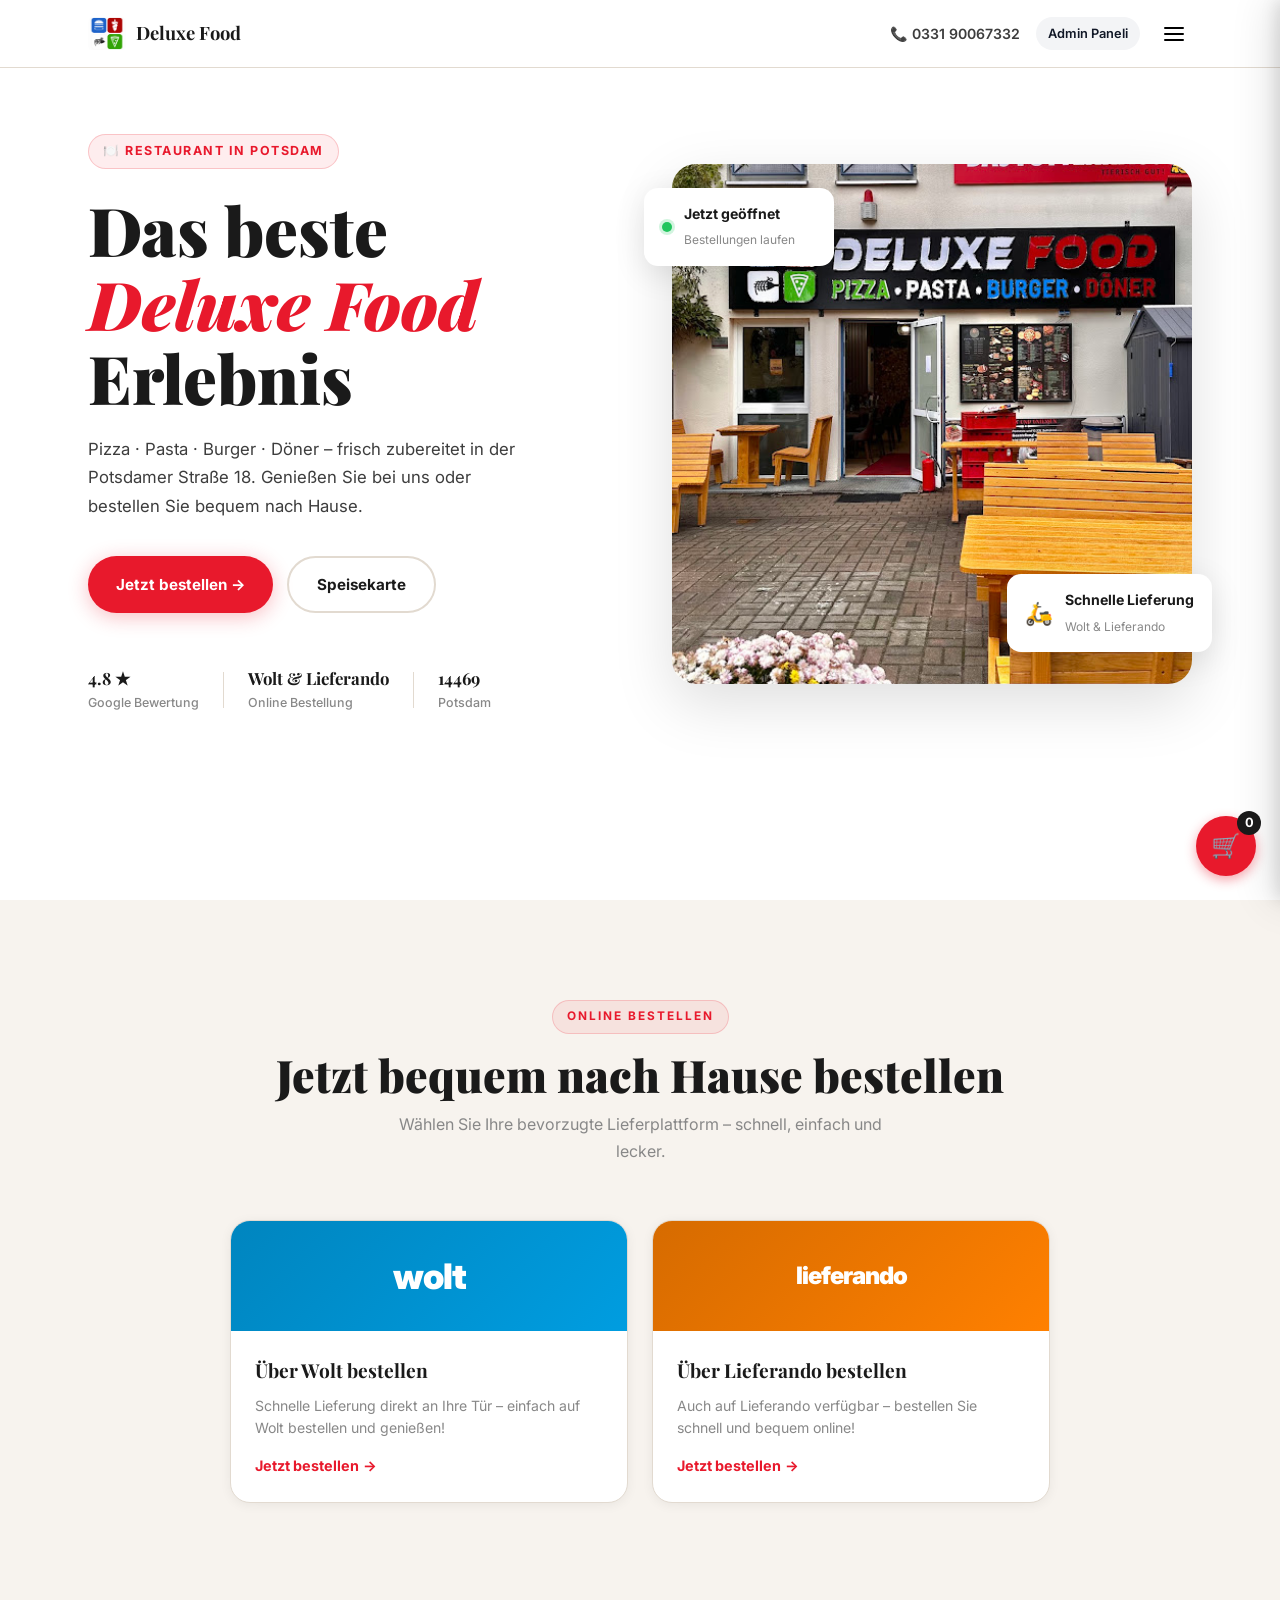
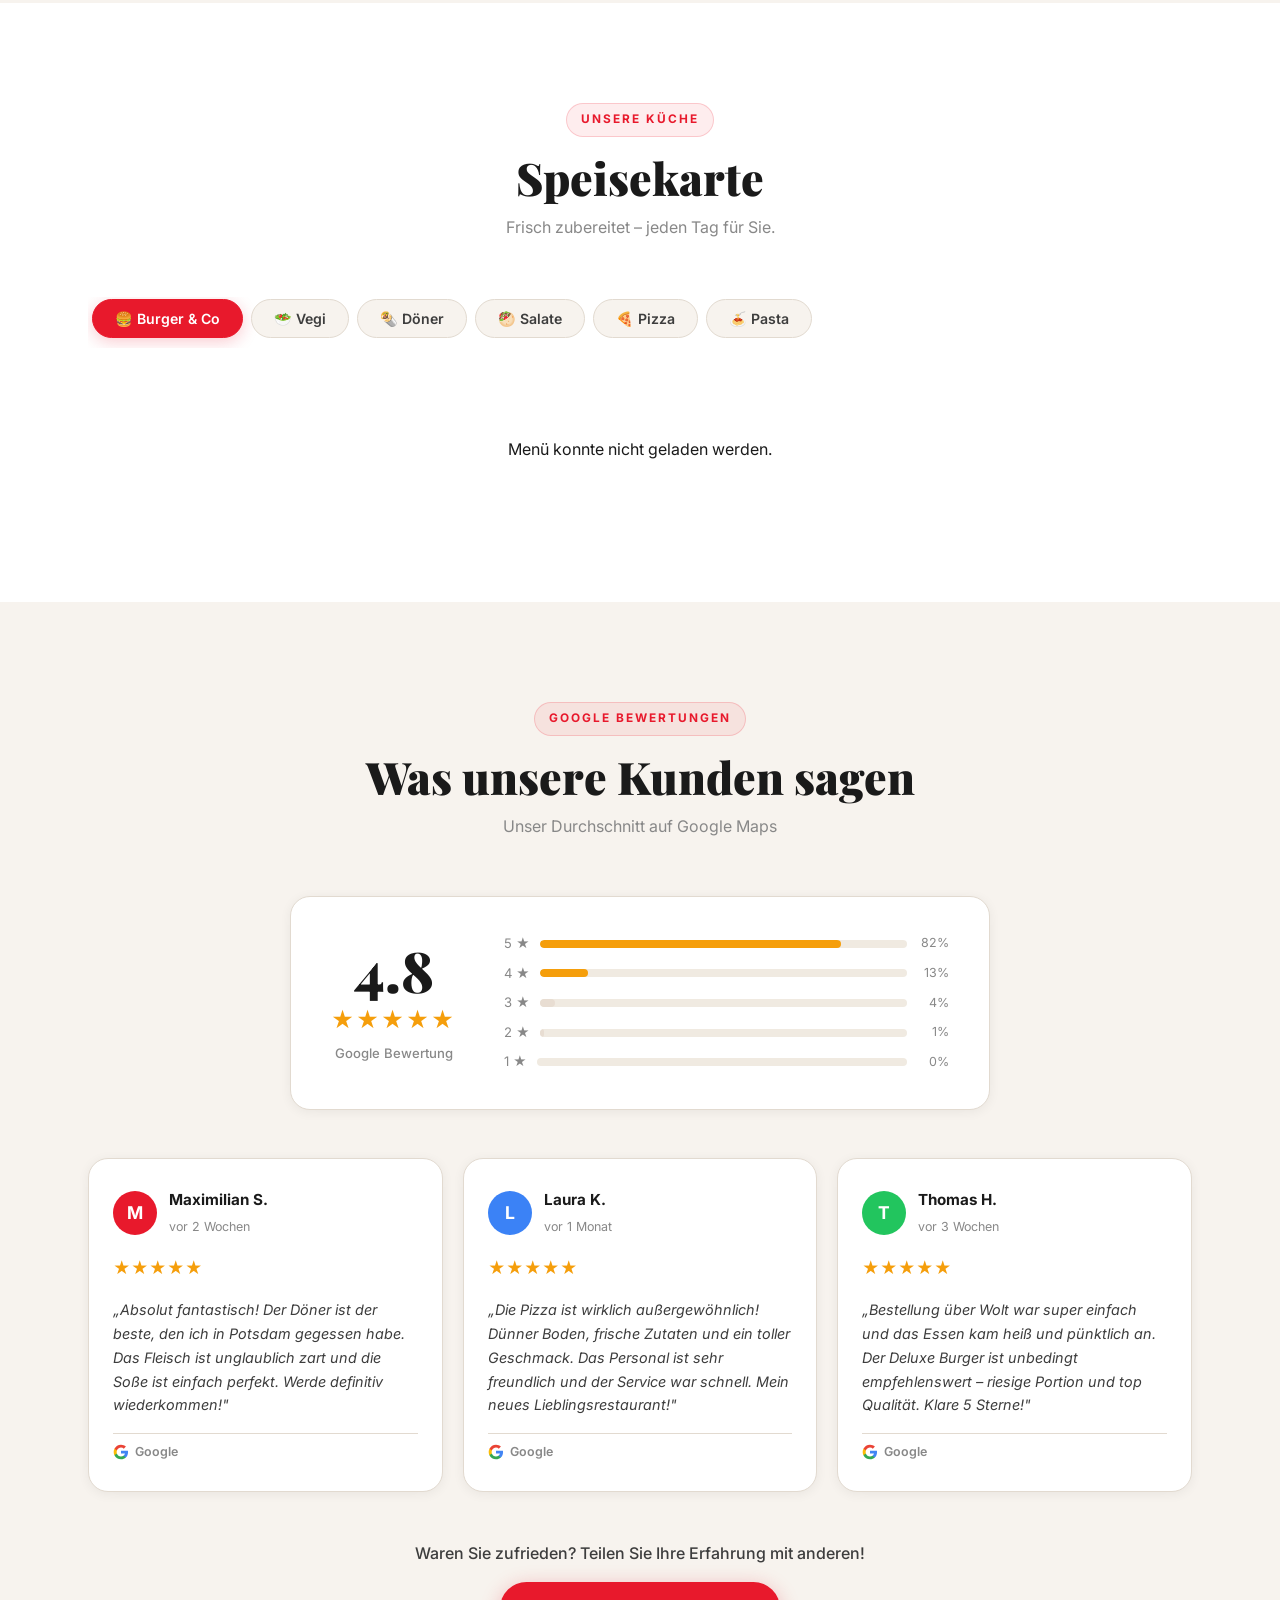
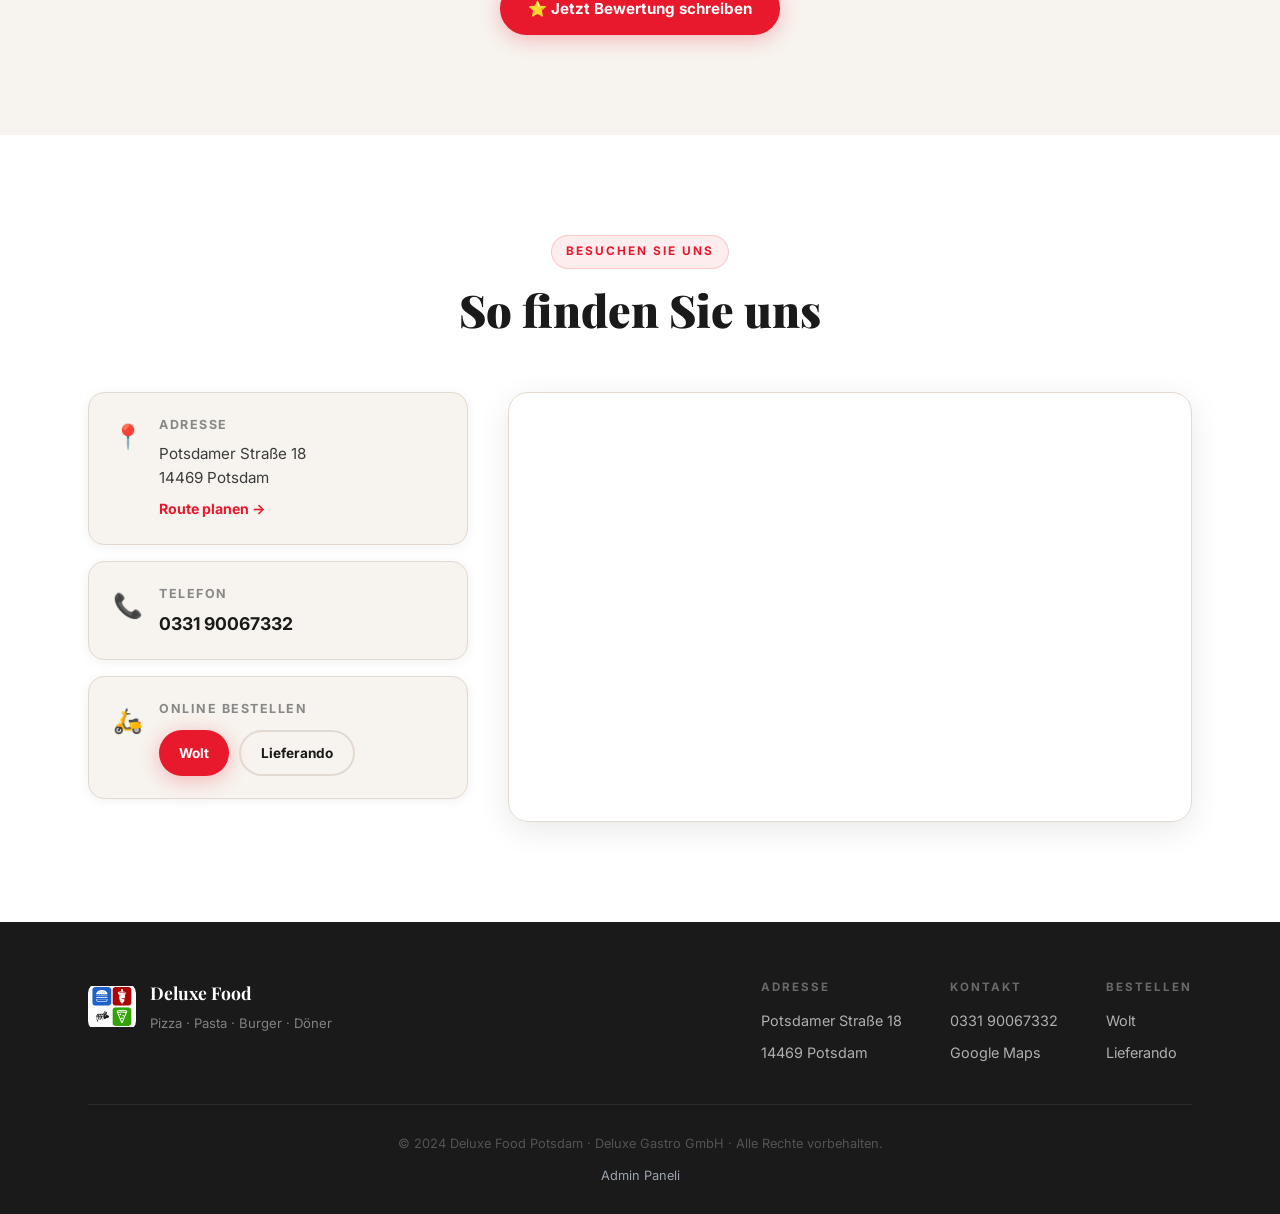
<file: index.html>
<!DOCTYPE html>
<html lang="de">
<head>
  <meta charset="UTF-8" />
  <meta name="viewport" content="width=device-width, initial-scale=1.0" />
  <title>Deluxe Food Potsdam – Pizza · Pasta · Burger · Döner</title>
  <meta name="description" content="Deluxe Food Potsdam – Ihr Restaurant für Pizza, Pasta, Burger und Döner in der Potsdamer Straße 18. Jetzt online bestellen über Wolt oder Lieferando!" />
  <link rel="preconnect" href="https://fonts.googleapis.com" />
  <link rel="preconnect" href="https://fonts.gstatic.com" crossorigin />
  <link href="https://fonts.googleapis.com/css2?family=Playfair+Display:ital,wght@0,700;0,900;1,700&family=Inter:wght@300;400;500;600;700&display=swap" rel="stylesheet" />
  <link rel="stylesheet" href="style.css" />
</head>
<body>

  <!-- ═══ NAVBAR ═══ -->
  <nav class="navbar" id="navbar">
    <div class="nav-inner">
      <a href="#hero" class="nav-brand">
        <img src="logo.png" alt="Deluxe Food" class="nav-logo-img" />
        <span>Deluxe Food</span>
      </a>
      <div class="nav-right" style="display: flex; align-items: center; gap: 16px;">
        <a href="tel:033190067332" class="nav-phone">📞 0331 90067332</a>
        <a href="/admin.html" style="font-size: 0.8rem; color: #111827; font-weight: 600; text-decoration: none; padding: 6px 12px; background: #F3F4F6; border-radius: 99px;">Admin Paneli</a>
        <button class="hamburger" id="hamburger" aria-label="Menü öffnen">
          <svg viewBox="0 0 24 24" width="24" height="24"><path d="M3 6h18M3 12h18M3 18h18" stroke="currentColor" stroke-width="2" stroke-linecap="round"/></svg>
        </button>
      </div>
    </div>
  </nav>

  <!-- ═══ SIDE DRAWER ═══ -->
  <div class="drawer-overlay" id="drawerOverlay"></div>
  <aside class="drawer" id="drawer">
    <button class="drawer-close" id="drawerClose" aria-label="Schließen">✕</button>
    <div class="drawer-logo">
      <img src="logo.png" alt="Deluxe Food" />
      <span>Deluxe Food</span>
    </div>
    <nav class="drawer-nav">
      <a href="#bestellung" class="drawer-link" data-close>🛵 Online Bestellen</a>
      <a href="#menu"       class="drawer-link" data-close>🍽️ Speisekarte</a>
      <a href="#reviews"    class="drawer-link" data-close>⭐ Bewertungen</a>
      <a href="#contact"    class="drawer-link" data-close>📍 Kontakt</a>
      <a href="tel:033190067332" class="drawer-link">📞 0331 90067332</a>
    </nav>
    <div class="drawer-order">
      <p>Jetzt bestellen:</p>
      <a href="https://wolt.com/de/deu/potsdam/restaurant/deluxe-food-potsdam?pid=google&c=DEU_Web_FTU_Search_DSA_DE" target="_blank" class="drawer-order-btn wolt-btn">
        <svg viewBox="0 0 60 20" class="wolt-icon"><text y="16" font-family="Arial,sans-serif" font-weight="900" font-size="18" fill="white">wolt</text></svg>
        Wolt
      </a>
      <a href="https://www.lieferando.de/speisekarte/deluxe-food-potsdamer-strasse" target="_blank" class="drawer-order-btn liefer-btn">
        Lieferando
      </a>
    </div>
  </aside>

  <!-- ═══ HERO ═══ -->
  <section class="hero" id="hero">
    <div class="hero-container">

      <!-- LEFT COPY -->
      <div class="hero-copy">
        <span class="hero-tag">🍽️ Restaurant in Potsdam</span>
        <h1 class="hero-heading">
          Das beste<br/>
          <em class="hero-accent">Deluxe Food</em><br/>
          Erlebnis
        </h1>
        <p class="hero-desc">
          Pizza · Pasta · Burger · Döner – frisch zubereitet in der
          Potsdamer Straße 18. Genießen Sie bei uns oder bestellen Sie
          bequem nach Hause.
        </p>
        <div class="hero-actions">
          <a href="#bestellung" class="btn btn-red">Jetzt bestellen →</a>
          <a href="#menu" class="btn btn-ghost">Speisekarte</a>
        </div>
        <div class="hero-stats">
          <div class="stat">
            <strong>4.8 ★</strong>
            <span>Google Bewertung</span>
          </div>
          <div class="stat-divider"></div>
          <div class="stat">
            <strong>Wolt &amp; Lieferando</strong>
            <span>Online Bestellung</span>
          </div>
          <div class="stat-divider"></div>
          <div class="stat">
            <strong>14469</strong>
            <span>Potsdam</span>
          </div>
        </div>
      </div>

      <!-- RIGHT IMAGE -->
      <div class="hero-visual">
        <div class="hero-img-wrap">
          <img src="deluxeback.jpg" alt="Deluxe Food Restaurant Potsdam" class="hero-img" />
          <div class="float-card float-card--top">
            <div class="float-dot float-dot--green"></div>
            <div>
              <strong>Jetzt geöffnet</strong>
              <span>Bestellungen laufen</span>
            </div>
          </div>
          <div class="float-card float-card--bottom">
            <div class="float-emoji">🛵</div>
            <div>
              <strong>Schnelle Lieferung</strong>
              <span>Wolt &amp; Lieferando</span>
            </div>
          </div>
        </div>
      </div>

    </div>
    <div class="hero-wave">
      <svg viewBox="0 0 1440 60" preserveAspectRatio="none" xmlns="http://www.w3.org/2000/svg">
        <path d="M0,30 C360,60 1080,0 1440,30 L1440,60 L0,60 Z" fill="#fff"/>
      </svg>
    </div>
  </section>

  <!-- ═══ ORDER SECTION ═══ -->
  <section class="order-section" id="bestellung">
    <div class="container">
      <div class="section-header">
        <span class="section-badge">Online Bestellen</span>
        <h2 class="section-title">Jetzt bequem nach Hause bestellen</h2>
        <p class="section-sub">Wählen Sie Ihre bevorzugte Lieferplattform – schnell, einfach und lecker.</p>
      </div>
      <div class="order-grid">
        <a href="https://wolt.com/de/deu/potsdam/restaurant/deluxe-food-potsdam?pid=google&c=DEU_Web_FTU_Search_DSA_DE&af_adset=DSA_-_All&af_keywords=&keyword_match_type=&matchtype=&device=c&utm_source=google&utm_medium=cpc&utm_campaign=DEU_Web_FTU_Search_DSA_DE&utm_adgroup=DSA_-_All&utm_keyword=&utm_term=&utm_id=19832555909&adgroup_id=160776387309&keyword_id=dsa-2294974733227&ad_id=735101061568&gad_source=1&gad_campaignid=19832555909&gbraid=0AAAAADDYnyqr3CzQbN4L-j_5JaB8Z1y_n&gclid=Cj0KCQjw79nUBhCgARIsADSHka0ml7wj6IQcCdwaz7AXybJeTzoohqTETl-OqpXwO7rVdfgyc0Pt1dsaAmu4EALw_wcB"
           target="_blank" class="order-card" id="wolt-link">
          <div class="order-platform wolt-bg">
            <span class="platform-wordmark">wolt</span>
          </div>
          <div class="order-card-body">
            <h3>Über Wolt bestellen</h3>
            <p>Schnelle Lieferung direkt an Ihre Tür – einfach auf Wolt bestellen und genießen!</p>
            <span class="order-cta">Jetzt bestellen <span>→</span></span>
          </div>
        </a>
        <a href="https://www.lieferando.de/speisekarte/deluxe-food-potsdamer-strasse"
           target="_blank" class="order-card" id="lieferando-link">
          <div class="order-platform liefer-bg">
            <span class="platform-wordmark liefer-text">lieferando</span>
          </div>
          <div class="order-card-body">
            <h3>Über Lieferando bestellen</h3>
            <p>Auch auf Lieferando verfügbar – bestellen Sie schnell und bequem online!</p>
            <span class="order-cta">Jetzt bestellen <span>→</span></span>
          </div>
        </a>
      </div>
    </div>
  </section>

  <!-- ═══ MENU ═══ -->
  <section class="menu-section" id="menu">
    <div class="container">
      <div class="section-header">
        <span class="section-badge">Unsere Küche</span>
        <h2 class="section-title">Speisekarte</h2>
        <p class="section-sub">Frisch zubereitet – jeden Tag für Sie.</p>
      </div>

      <!-- Tabs -->
      <div class="tabs-wrap">
        <div class="tabs" id="menuTabs">
          <button class="tab active" data-cat="burger">🍔 Burger &amp; Co</button>
          <button class="tab" data-cat="vegi">🥗 Vegi</button>
          <button class="tab" data-cat="doener">🌯 Döner</button>
          <button class="tab" data-cat="salate">🥙 Salate</button>
          <button class="tab" data-cat="pizza">🍕 Pizza</button>
          <button class="tab" data-cat="pasta">🍝 Pasta</button>
        </div>
      </div>

      <!-- DYNAMIC MENU CONTAINER -->
      <div id="dynamicMenuContainer">
         <p style="text-align:center; padding:40px;">Menü yükleniyor...</p>
      </div>

    </div>
  </section>

  <!-- ═══ REVIEWS ═══ -->
  <section class="reviews-section" id="reviews">
    <div class="container">
      <div class="section-header">
        <span class="section-badge">Google Bewertungen</span>
        <h2 class="section-title">Was unsere Kunden sagen</h2>
        <p class="section-sub">Unser Durchschnitt auf Google Maps</p>
      </div>

      <!-- Rating Summary -->
      <div class="rating-summary">
        <div class="rating-big">
          <span class="rating-number">4.8</span>
          <div class="rating-stars-big">★★★★★</div>
          <span class="rating-label">Google Bewertung</span>
        </div>
        <div class="rating-bars">
          <div class="rbar"><span>5 ★</span><div class="rbar-track"><div class="rbar-fill" style="width:82%"></div></div><span class="rbar-n">82%</span></div>
          <div class="rbar"><span>4 ★</span><div class="rbar-track"><div class="rbar-fill" style="width:13%"></div></div><span class="rbar-n">13%</span></div>
          <div class="rbar"><span>3 ★</span><div class="rbar-track"><div class="rbar-fill rbar-fill--low" style="width:4%"></div></div><span class="rbar-n">4%</span></div>
          <div class="rbar"><span>2 ★</span><div class="rbar-track"><div class="rbar-fill rbar-fill--low" style="width:1%"></div></div><span class="rbar-n">1%</span></div>
          <div class="rbar"><span>1 ★</span><div class="rbar-track"><div class="rbar-fill rbar-fill--low" style="width:0%"></div></div><span class="rbar-n">0%</span></div>
        </div>
      </div>

      <!-- Reviews Grid -->
      <div class="reviews-grid">

        <div class="review-card">
            <div class="review-header">
              <div class="review-avatar">M</div>
              <div>
                <strong>Maximilian S.</strong>
                <span class="review-date">vor 2 Wochen</span>
              </div>
            </div>
            <div class="review-stars">★★★★★</div>
            <p class="review-text">„Absolut fantastisch! Der Döner ist der beste, den ich in Potsdam gegessen habe. Das Fleisch ist unglaublich zart und die Soße ist einfach perfekt. Werde definitiv wiederkommen!"</p>
            <div class="review-source">
              <svg width="16" height="16" viewBox="0 0 24 24" fill="none"><path d="M22.56 12.25c0-.78-.07-1.53-.2-2.25H12v4.26h5.92c-.26 1.37-1.04 2.53-2.21 3.31v2.77h3.57c2.08-1.92 3.28-4.74 3.28-8.09z" fill="#4285F4"/><path d="M12 23c2.97 0 5.46-.98 7.28-2.66l-3.57-2.77c-.98.66-2.23 1.06-3.71 1.06-2.86 0-5.29-1.93-6.16-4.53H2.18v2.84C3.99 20.53 7.7 23 12 23z" fill="#34A853"/><path d="M5.84 14.09c-.22-.66-.35-1.36-.35-2.09s.13-1.43.35-2.09V7.07H2.18C1.43 8.55 1 10.22 1 12s.43 3.45 1.18 4.93l2.85-2.22.81-.62z" fill="#FBBC05"/><path d="M12 5.38c1.62 0 3.06.56 4.21 1.64l3.15-3.15C17.45 2.09 14.97 1 12 1 7.7 1 3.99 3.47 2.18 7.07l3.66 2.84c.87-2.6 3.3-4.53 6.16-4.53z" fill="#EA4335"/></svg>
              Google
            </div>
          </div>

          <div class="review-card">
            <div class="review-header">
              <div class="review-avatar rv-b">L</div>
              <div>
                <strong>Laura K.</strong>
                <span class="review-date">vor 1 Monat</span>
              </div>
            </div>
            <div class="review-stars">★★★★★</div>
            <p class="review-text">„Die Pizza ist wirklich außergewöhnlich! Dünner Boden, frische Zutaten und ein toller Geschmack. Das Personal ist sehr freundlich und der Service war schnell. Mein neues Lieblingsrestaurant!"</p>
            <div class="review-source">
              <svg width="16" height="16" viewBox="0 0 24 24" fill="none"><path d="M22.56 12.25c0-.78-.07-1.53-.2-2.25H12v4.26h5.92c-.26 1.37-1.04 2.53-2.21 3.31v2.77h3.57c2.08-1.92 3.28-4.74 3.28-8.09z" fill="#4285F4"/><path d="M12 23c2.97 0 5.46-.98 7.28-2.66l-3.57-2.77c-.98.66-2.23 1.06-3.71 1.06-2.86 0-5.29-1.93-6.16-4.53H2.18v2.84C3.99 20.53 7.7 23 12 23z" fill="#34A853"/><path d="M5.84 14.09c-.22-.66-.35-1.36-.35-2.09s.13-1.43.35-2.09V7.07H2.18C1.43 8.55 1 10.22 1 12s.43 3.45 1.18 4.93l2.85-2.22.81-.62z" fill="#FBBC05"/><path d="M12 5.38c1.62 0 3.06.56 4.21 1.64l3.15-3.15C17.45 2.09 14.97 1 12 1 7.7 1 3.99 3.47 2.18 7.07l3.66 2.84c.87-2.6 3.3-4.53 6.16-4.53z" fill="#EA4335"/></svg>
              Google
            </div>
          </div>

          <div class="review-card">
            <div class="review-header">
              <div class="review-avatar rv-g">T</div>
              <div>
                <strong>Thomas H.</strong>
                <span class="review-date">vor 3 Wochen</span>
              </div>
            </div>
            <div class="review-stars">★★★★★</div>
            <p class="review-text">„Bestellung über Wolt war super einfach und das Essen kam heiß und pünktlich an. Der Deluxe Burger ist unbedingt empfehlenswert – riesige Portion und top Qualität. Klare 5 Sterne!"</p>
            <div class="review-source">
              <svg width="16" height="16" viewBox="0 0 24 24" fill="none"><path d="M22.56 12.25c0-.78-.07-1.53-.2-2.25H12v4.26h5.92c-.26 1.37-1.04 2.53-2.21 3.31v2.77h3.57c2.08-1.92 3.28-4.74 3.28-8.09z" fill="#4285F4"/><path d="M12 23c2.97 0 5.46-.98 7.28-2.66l-3.57-2.77c-.98.66-2.23 1.06-3.71 1.06-2.86 0-5.29-1.93-6.16-4.53H2.18v2.84C3.99 20.53 7.7 23 12 23z" fill="#34A853"/><path d="M5.84 14.09c-.22-.66-.35-1.36-.35-2.09s.13-1.43.35-2.09V7.07H2.18C1.43 8.55 1 10.22 1 12s.43 3.45 1.18 4.93l2.85-2.22.81-.62z" fill="#FBBC05"/><path d="M12 5.38c1.62 0 3.06.56 4.21 1.64l3.15-3.15C17.45 2.09 14.97 1 12 1 7.7 1 3.99 3.47 2.18 7.07l3.66 2.84c.87-2.6 3.3-4.53 6.16-4.53z" fill="#EA4335"/></svg>
              Google
            </div>
          </div>


        </div>

      </div>

      <!-- CTA -->
      <div class="reviews-cta">
        <p>Waren Sie zufrieden? Teilen Sie Ihre Erfahrung mit anderen!</p>
        <a href="https://www.google.com/maps/place/Deluxe+Food/@52.4157142,13.022569,17z/data=!4m18!1m9!3m8!1s0x47a8f700184e2609:0x59cc8147ea0f6a48!2sDeluxe+Food!8m2!3d52.4158118!4d13.024923!9m1!1b1!16s%2Fg%2F11wj09p6yb!3m7!1s0x47a8f700184e2609:0x59cc8147ea0f6a48!8m2!3d52.4158118!4d13.024923!9m1!1b1!16s%2Fg%2F11wj09p6yb?entry=ttu&g_ep=EgoyMDI2MDgyNi4wIKXMDSoASAFQAw%3D%3D" target="_blank" class="btn btn-red" id="write-review-btn">
          ⭐ Jetzt Bewertung schreiben
        </a>
      </div>

    </div>
  </section>

  <!-- ═══ CONTACT ═══ -->
  <section class="contact-section" id="contact">
    <div class="container">
      <div class="section-header">
        <span class="section-badge">Besuchen Sie uns</span>
        <h2 class="section-title">So finden Sie uns</h2>
      </div>
      <div class="contact-grid">
        <div class="contact-details">
          <div class="contact-card">
            <div class="cc-icon">📍</div>
            <div>
              <h4>Adresse</h4>
              <p>Potsdamer Straße 18<br/>14469 Potsdam</p>
              <a href="https://maps.app.goo.gl/7jbCqZDRSZWUz4cU7" target="_blank" class="cc-link" id="maps-link">Route planen →</a>
            </div>
          </div>
          <div class="contact-card">
            <div class="cc-icon">📞</div>
            <div>
              <h4>Telefon</h4>
              <p><a href="tel:033190067332" class="phone-link">0331 90067332</a></p>
            </div>
          </div>
          <div class="contact-card">
            <div class="cc-icon">🛵</div>
            <div>
              <h4>Online Bestellen</h4>
              <div class="contact-order-btns">
                <a href="https://wolt.com/de/deu/potsdam/restaurant/deluxe-food-potsdam?pid=google&c=DEU_Web_FTU_Search_DSA_DE" target="_blank" class="btn btn-red btn-sm">Wolt</a>
                <a href="https://www.lieferando.de/speisekarte/deluxe-food-potsdamer-strasse" target="_blank" class="btn btn-outline btn-sm">Lieferando</a>
              </div>
            </div>
          </div>
        </div>
        <div class="map-box">
          <iframe
            src="https://maps.google.com/maps?q=Potsdamer+Straße+18,+14469+Potsdam&output=embed&z=16"
            width="100%" height="420"
            style="border:0; border-radius: 20px;"
            allowfullscreen loading="lazy"
            referrerpolicy="no-referrer-when-downgrade"
            title="Deluxe Food – Potsdamer Straße 18, 14469 Potsdam"
          ></iframe>
        </div>
      </div>
    </div>
  </section>

  <!-- ═══ FOOTER ═══ -->
  <footer class="footer" id="footer">
    <div class="container footer-inner">
      <div class="footer-top">
        <div class="footer-brand">
          <img src="logo.png" alt="Deluxe Food" class="footer-logo" />
          <div>
            <strong>Deluxe Food</strong>
            <span>Pizza · Pasta · Burger · Döner</span>
          </div>
        </div>
        <div class="footer-cols">
          <div class="footer-col">
            <h5>Adresse</h5>
            <p>Potsdamer Straße 18</p>
            <p>14469 Potsdam</p>
          </div>
          <div class="footer-col">
            <h5>Kontakt</h5>
            <a href="tel:033190067332">0331 90067332</a>
            <a href="https://maps.app.goo.gl/7jbCqZDRSZWUz4cU7" target="_blank">Google Maps</a>
          </div>
          <div class="footer-col">
            <h5>Bestellen</h5>
            <a href="https://wolt.com/de/deu/potsdam/restaurant/deluxe-food-potsdam?pid=google&c=DEU_Web_FTU_Search_DSA_DE" target="_blank">Wolt</a>
            <a href="https://www.lieferando.de/speisekarte/deluxe-food-potsdamer-strasse" target="_blank">Lieferando</a>
          </div>
        </div>
      </div>
      <div class="footer-bottom">
        <p>© 2024 Deluxe Food Potsdam · Deluxe Gastro GmbH · Alle Rechte vorbehalten.</p>
        <p style="margin-top: 10px;"><a href="/admin.html" style="color: #9CA3AF; text-decoration: none;">Admin Paneli</a></p>
      </div>
    </div>
  </footer>

  <!-- ═══ CART UI ═══ -->
  <!-- Floating Cart Button -->
  <div id="floatingCartBtn" class="floating-cart-btn" onclick="toggleCart()">
    🛒 <span id="cartCount">0</span>
  </div>

  <!-- Cart Modal / Sidebar -->
  <div id="cartOverlay" class="cart-overlay" onclick="toggleCart()"></div>
  <div id="cartSidebar" class="cart-sidebar">
    <div class="cart-header">
      <h2>Warenkorb</h2>
      <button class="cart-close-btn" onclick="toggleCart()">×</button>
    </div>
    
    <div id="cartItemsContainer" class="cart-items">
      <!-- Cart items injected here -->
      <p class="empty-cart-msg">Ihr Warenkorb ist leer.</p>
    </div>
    
    <div class="cart-footer">
      <div class="cart-total">
        <span>Gesamt:</span>
        <strong id="cartTotal">€ 0.00</strong>
      </div>
      
      <!-- Checkout Form -->
      <form id="checkoutForm" class="checkout-form hidden">
        <input type="text" id="custName" placeholder="Vor- und Nachname" required>
        <input type="tel" id="custPhone" placeholder="Telefon (017...)" required>
        <input type="email" id="custEmail" placeholder="E-Mail" required>
        
        <input type="text" id="custAddress" placeholder="Straße & Hausnummer" required>
        <div style="display: flex; gap: 10px;">
          <input type="text" id="custZip" placeholder="PLZ" required style="width: 35%;">
          <input type="text" id="custCity" placeholder="Ort" required style="flex: 1;">
        </div>
        
        <textarea id="custNote" placeholder="Anmerkung (Optional)"></textarea>
        
        <p style="margin-bottom: 8px; font-weight:600; font-size:0.9rem;">Zahlungsmethode:</p>
        <div style="display:flex; gap:10px; margin-bottom: 16px;">
          <label><input type="radio" name="paymentMethod" value="cash" checked> Bar (Lieferung)</label>
          <label><input type="radio" name="paymentMethod" value="card"> Kreditkarte</label>
        </div>
        
        <button type="submit" class="btn btn-red" id="submitOrderBtn" style="width:100%;">Bestellung abschließen</button>
      </form>
      
      <button class="btn btn-red" id="proceedCheckoutBtn" style="width:100%;" onclick="showCheckoutForm()">Zur Kasse</button>
    </div>
  </div>

  <script src="script.js"></script>
</body>
</html>
</file>
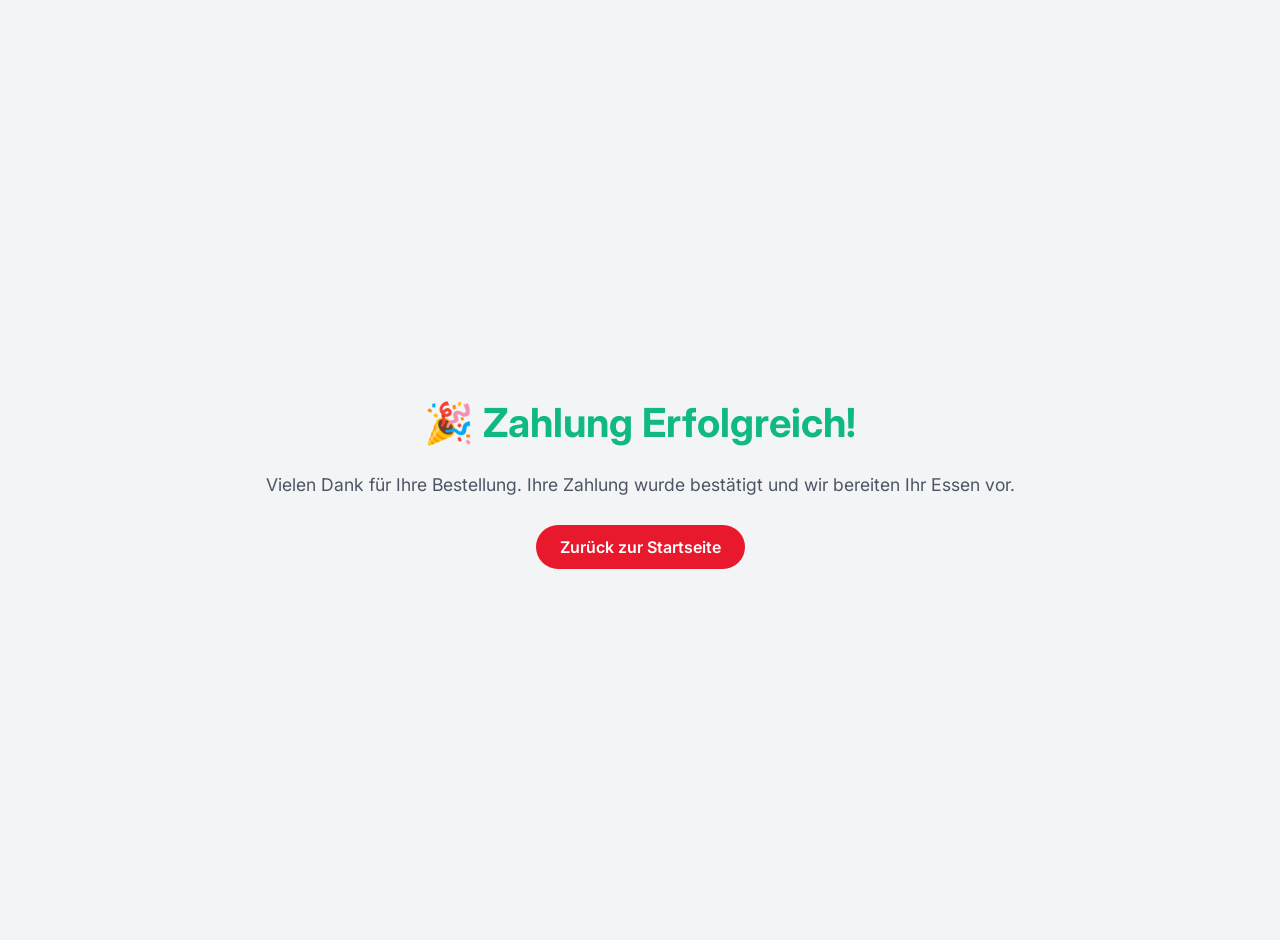
<file: success.html>
<!DOCTYPE html>
<html lang="de">
<head>
  <meta charset="UTF-8">
  <title>Zahlung Erfolgreich - Deluxe Food</title>
  <meta name="viewport" content="width=device-width, initial-scale=1.0">
  <link href="https://fonts.googleapis.com/css2?family=Inter:wght@400;500;600;700;800;900&display=swap" rel="stylesheet">
  <style>
    body {
      font-family: 'Inter', sans-serif;
      display: flex; flex-direction: column; align-items: center; justify-content: center;
      min-height: 100vh; margin: 0; background-color: #F3F4F6;
      text-align: center; padding: 20px;
    }
    h1 { color: #10B981; font-size: 2.5rem; margin-bottom: 10px; }
    p { color: #4B5563; font-size: 1.1rem; margin-bottom: 30px; }
    .btn {
      background-color: #E8192C; color: white; text-decoration: none;
      padding: 12px 24px; border-radius: 99px; font-weight: 600;
      transition: opacity 0.2s;
    }
    .btn:hover { opacity: 0.9; }
    
    @media (max-width: 600px) {
      h1 { font-size: 1.8rem; }
      p { font-size: 1rem; }
    }
  </style>
</head>
<body>
  <h1>🎉 Zahlung Erfolgreich!</h1>
  <p>Vielen Dank für Ihre Bestellung. Ihre Zahlung wurde bestätigt und wir bereiten Ihr Essen vor.</p>
  <a href="/" class="btn">Zurück zur Startseite</a>
</body>
</html>
</file>
<file: style.css>
/* ============================================================
   DELUXE FOOD – Light Theme (MenuCap-inspired)
   ============================================================ */

*, *::before, *::after { box-sizing: border-box; margin: 0; padding: 0; }

:root {
  --cream:     #F7F3EE;
  --cream2:    #F0EAE1;
  --cream3:    #E8DDD2;
  --white:     #ffffff;
  --red:       #E8192C;
  --red-dark:  #C8121F;
  --ink:       #1A1A1A;
  --ink2:      #3D3D3D;
  --muted:     #888;
  --border:    #E2DAD0;
  --wolt:      #009DE0;
  --liefer:    #FF8000;
  --radius:    16px;
  --shadow-sm: 0 2px 12px rgba(0,0,0,0.06);
  --shadow:    0 8px 32px rgba(0,0,0,0.09);
  --shadow-lg: 0 20px 60px rgba(0,0,0,0.13);
}

html { scroll-behavior: smooth; }
body {
  font-family: 'Inter', sans-serif;
  background: var(--white);
  color: var(--ink);
  line-height: 1.65;
  overflow-x: hidden;
}

/* scrollbar kaldırıldı */

.container {
  max-width: 1160px;
  margin: 0 auto;
  padding: 0 28px;
}

/* ════════════════════════════════════════
   NAVBAR
════════════════════════════════════════ */
.navbar {
  position: fixed;
  top: 0; left: 0; right: 0;
  z-index: 900;
  height: 68px;
  background: rgba(255,255,255,0.9);
  backdrop-filter: blur(16px);
  -webkit-backdrop-filter: blur(16px);
  border-bottom: 1px solid var(--border);
  transition: box-shadow 0.3s;
}
.navbar.scrolled { box-shadow: 0 2px 20px rgba(0,0,0,0.08); }

.nav-inner {
  max-width: 1160px; margin: 0 auto; padding: 0 28px;
  height: 100%; display: flex; align-items: center;
  justify-content: space-between;
}

.nav-brand {
  display: flex; align-items: center; gap: 10px;
  text-decoration: none; color: var(--ink);
}
.nav-logo-img { width: 38px; height: 38px; object-fit: contain; border-radius: 8px; }
.nav-brand span {
  font-family: 'Playfair Display', serif;
  font-weight: 700; font-size: 1.15rem; color: var(--ink);
}

.nav-right { display: flex; align-items: center; gap: 20px; }
.nav-phone {
  font-size: 0.88rem; font-weight: 600;
  color: var(--ink2); text-decoration: none; transition: color 0.2s;
}
.nav-phone:hover { color: var(--red); }

.hamburger {
  display: flex; flex-direction: column; gap: 5px;
  background: none; border: none; cursor: pointer; padding: 6px;
}
.hamburger span {
  display: block; width: 22px; height: 2px;
  background: var(--ink); border-radius: 2px; transition: all 0.3s;
}
.hamburger.open span:nth-child(1) { transform: translateY(7px) rotate(45deg); }
.hamburger.open span:nth-child(2) { opacity: 0; }
.hamburger.open span:nth-child(3) { transform: translateY(-7px) rotate(-45deg); }

/* ════════════════════════════════════════
   DRAWER
════════════════════════════════════════ */
.drawer-overlay {
  position: fixed; inset: 0; z-index: 950;
  background: rgba(0,0,0,0.3);
  opacity: 0; pointer-events: none;
  transition: opacity 0.35s;
}
.drawer-overlay.visible { opacity: 1; pointer-events: all; }

.drawer {
  position: fixed; top: 0; right: 0; bottom: 0;
  z-index: 999;
  width: min(360px, 90vw);
  background: var(--white);
  border-left: 1px solid var(--border);
  display: flex; flex-direction: column;
  padding: 32px 28px;
  transform: translateX(100%);
  transition: transform 0.38s cubic-bezier(0.4,0,0.2,1);
  overflow-y: auto;
  box-shadow: -8px 0 40px rgba(0,0,0,0.12);
}
.drawer.open { transform: translateX(0); }

.drawer-close {
  align-self: flex-end; background: var(--cream); border: none; cursor: pointer;
  width: 36px; height: 36px; border-radius: 50%; font-size: 1rem; color: var(--ink2);
  display: flex; align-items: center; justify-content: center;
  transition: background 0.2s; margin-bottom: 24px;
}
.drawer-close:hover { background: var(--cream3); }

.drawer-logo {
  display: flex; align-items: center; gap: 12px; margin-bottom: 40px;
}
.drawer-logo img { width: 48px; height: 48px; object-fit: contain; border-radius: 10px; }
.drawer-logo span {
  font-family: 'Playfair Display', serif;
  font-size: 1.2rem; font-weight: 700; color: var(--ink);
}

.drawer-nav { display: flex; flex-direction: column; gap: 4px; flex: 1; }
.drawer-link {
  display: block; padding: 14px 16px; text-decoration: none;
  color: var(--ink2); font-size: 1rem; font-weight: 500;
  border-radius: 10px; transition: all 0.2s;
}
.drawer-link:hover { background: var(--cream); color: var(--red); }

.drawer-order {
  margin-top: 40px; padding-top: 24px;
  border-top: 1px solid var(--border);
  display: flex; flex-direction: column; gap: 10px;
}
.drawer-order p {
  font-size: 0.8rem; text-transform: uppercase;
  letter-spacing: 1.5px; color: var(--muted); font-weight: 600; margin-bottom: 4px;
}
.drawer-order-btn {
  display: flex; align-items: center; gap: 10px; padding: 14px 20px;
  border-radius: 12px; text-decoration: none; font-weight: 700;
  font-size: 0.95rem; color: white; transition: opacity 0.2s, transform 0.2s;
}
.drawer-order-btn:hover { opacity: 0.9; transform: translateY(-1px); }
.wolt-btn { background: var(--wolt); }
.liefer-btn { background: var(--liefer); }
.wolt-icon { width: 44px; height: 18px; }

/* ════════════════════════════════════════
   HERO  – background: WHITE
════════════════════════════════════════ */
.hero {
  min-height: 100vh;
  background: #ffffff;
  position: relative;
  display: flex; align-items: center;
  overflow: hidden; padding-top: 68px;
}
.hero-container { position: relative; z-index: 1; }

.hero-container {
  max-width: 1160px; margin: 0 auto; padding: 60px 28px 80px;
  display: grid; grid-template-columns: 1fr 1fr;
  align-items: center; gap: 64px; width: 100%;
}

.hero-copy { max-width: 560px; }

.hero-tag {
  display: inline-flex; align-items: center; gap: 6px;
  background: rgba(232,25,44,0.08); border: 1px solid rgba(232,25,44,0.2);
  color: var(--red); font-size: 0.78rem; font-weight: 700;
  letter-spacing: 1.5px; text-transform: uppercase;
  padding: 6px 14px; border-radius: 99px; margin-bottom: 24px;
}

.hero-heading {
  font-family: 'Playfair Display', serif;
  font-size: clamp(2.8rem, 5.5vw, 4.2rem);
  font-weight: 900; line-height: 1.1; color: var(--ink); margin-bottom: 20px;
}
.hero-accent { color: var(--red); font-style: italic; }

.hero-desc {
  font-size: 1.05rem; color: var(--ink2);
  line-height: 1.7; margin-bottom: 36px; max-width: 440px;
}

.hero-actions { display: flex; gap: 14px; flex-wrap: wrap; margin-bottom: 52px; }

.hero-stats { display: flex; align-items: center; gap: 24px; flex-wrap: wrap; }
.stat { display: flex; flex-direction: column; }
.stat strong {
  font-family: 'Playfair Display', serif;
  font-size: 1.05rem; font-weight: 700; color: var(--ink);
}
.stat span { font-size: 0.78rem; color: var(--muted); font-weight: 500; }
.stat-divider { width: 1px; height: 36px; background: var(--border); }

/* Hero right */
.hero-visual { position: relative; }
.hero-img-wrap { position: relative; border-radius: 24px; overflow: visible; }
.hero-img {
  width: 100%; height: 520px; object-fit: cover;
  border-radius: 24px; box-shadow: var(--shadow-lg); display: block;
}

.float-card {
  position: absolute; background: white; border-radius: 14px;
  padding: 14px 18px; box-shadow: 0 8px 32px rgba(0,0,0,0.11);
  display: flex; align-items: center; gap: 12px; min-width: 190px;
  animation: floatY 3s ease-in-out infinite;
}
.float-card--top { top: 24px; left: -28px; animation-delay: 0s; }
.float-card--bottom { bottom: 32px; right: -20px; animation-delay: 1.5s; }
@keyframes floatY {
  0%, 100% { transform: translateY(0); }
  50% { transform: translateY(-8px); }
}
.float-dot { width: 10px; height: 10px; border-radius: 50%; flex-shrink: 0; }
.float-dot--green { background: #22C55E; box-shadow: 0 0 0 3px rgba(34,197,94,0.2); }
.float-card strong { display: block; font-size: 0.88rem; font-weight: 700; color: var(--ink); }
.float-card span { font-size: 0.75rem; color: var(--muted); }
.float-emoji { font-size: 1.4rem; }

/* wave */
.hero-wave { position: absolute; bottom: -1px; left: 0; right: 0; }
.hero-wave svg { width: 100%; height: 60px; display: block; }

/* ════════════════════════════════════════
   BUTTONS
════════════════════════════════════════ */
.btn {
  display: inline-flex; align-items: center; gap: 6px;
  padding: 14px 28px; border-radius: 99px;
  font-family: 'Inter', sans-serif; font-size: 0.95rem; font-weight: 700;
  text-decoration: none; cursor: pointer; border: none;
  transition: all 0.22s; white-space: nowrap;
}
.btn-red {
  background: var(--red); color: white;
  box-shadow: 0 4px 20px rgba(232,25,44,0.28);
}
.btn-red:hover {
  background: var(--red-dark); transform: translateY(-2px);
  box-shadow: 0 8px 28px rgba(232,25,44,0.38);
}
.btn-ghost {
  background: transparent; color: var(--ink); border: 2px solid var(--border);
}
.btn-ghost:hover { background: var(--cream); transform: translateY(-2px); }
.btn-outline {
  background: transparent; color: var(--ink); border: 2px solid var(--border);
}
.btn-outline:hover { background: var(--cream); transform: translateY(-2px); }
.btn-sm { padding: 10px 20px; font-size: 0.85rem; }

/* ════════════════════════════════════════
   SECTION SHARED
════════════════════════════════════════ */
section { padding: 100px 0; }

.section-header { text-align: center; margin-bottom: 56px; }

.section-badge {
  display: inline-block;
  background: rgba(232,25,44,0.08); border: 1px solid rgba(232,25,44,0.18);
  color: var(--red); font-size: 0.74rem; font-weight: 700;
  letter-spacing: 2px; text-transform: uppercase;
  padding: 6px 14px; border-radius: 99px; margin-bottom: 14px;
}
.section-title {
  font-family: 'Playfair Display', serif;
  font-size: clamp(2rem, 4vw, 2.8rem);
  font-weight: 900; color: var(--ink); margin-bottom: 10px; line-height: 1.2;
}
.section-sub { color: var(--muted); font-size: 1rem; max-width: 500px; margin: 0 auto; }

/* ════════════════════════════════════════
   ORDER SECTION
════════════════════════════════════════ */
.order-section { background: var(--cream); }

.order-grid {
  display: grid; grid-template-columns: repeat(auto-fit, minmax(320px, 1fr));
  gap: 24px; max-width: 820px; margin: 0 auto;
}

.order-card {
  display: flex; flex-direction: column; background: var(--white);
  border: 1px solid var(--border); border-radius: 20px;
  text-decoration: none; overflow: hidden;
  transition: all 0.3s; box-shadow: var(--shadow-sm);
}
.order-card:hover { transform: translateY(-5px); box-shadow: var(--shadow); }

.order-platform { height: 110px; display: flex; align-items: center; justify-content: center; }
.wolt-bg { background: linear-gradient(135deg, #0085BF, #009DE0); }
.liefer-bg { background: linear-gradient(135deg, #D66B00, #FF8000); }

.platform-wordmark {
  font-family: 'Inter', sans-serif;
  font-size: 2.2rem; font-weight: 900; color: white; letter-spacing: -1px;
}
.liefer-text { font-size: 1.5rem; }

.order-card-body { padding: 24px; }
.order-card-body h3 {
  font-family: 'Playfair Display', serif;
  font-size: 1.2rem; font-weight: 700; color: var(--ink); margin-bottom: 8px;
}
.order-card-body p { font-size: 0.88rem; color: var(--muted); line-height: 1.55; margin-bottom: 16px; }
.order-cta { font-size: 0.9rem; font-weight: 700; color: var(--red); display: flex; align-items: center; gap: 4px; }
.order-cta span { transition: transform 0.2s; }
.order-card:hover .order-cta span { transform: translateX(4px); }

/* ════════════════════════════════════════
   MENU SECTION
════════════════════════════════════════ */
.menu-section { background: var(--white); }

/* Tabs */
.tabs-wrap {
  overflow-x: auto;
  -webkit-overflow-scrolling: touch;
  padding-bottom: 8px;
  margin-bottom: 48px;
  scrollbar-width: none;
  /* allow drag-scroll on desktop too */
  cursor: grab;
}
.tabs-wrap:active { cursor: grabbing; }
.tabs-wrap::-webkit-scrollbar { display: none; }

.tabs {
  display: flex;
  gap: 8px;
  flex-wrap: nowrap;          /* stay on ONE line – swipeable */
  width: max-content;
  padding: 2px 4px;
}
.tab {
  background: var(--cream); border: 1.5px solid var(--border);
  color: var(--ink2); font-family: 'Inter', sans-serif;
  font-size: 0.88rem; font-weight: 600; padding: 10px 22px;
  border-radius: 99px; cursor: pointer; transition: all 0.2s;
  white-space: nowrap; flex-shrink: 0;
  user-select: none;
}
.tab:hover { background: var(--cream2); }
.tab.active {
  background: var(--red); border-color: var(--red); color: white;
  box-shadow: 0 4px 16px rgba(232,25,44,0.22);
}

/* Panels */
.menu-panel { display: none; animation: fadeSlide 0.3s ease; }
.menu-panel.active { display: block; }
@keyframes fadeSlide {
  from { opacity: 0; transform: translateY(12px); }
  to   { opacity: 1; transform: translateY(0); }
}

.cat-title {
  font-family: 'Playfair Display', serif;
  font-size: 1.8rem; font-weight: 900; color: var(--ink);
  margin-bottom: 28px; padding-bottom: 16px;
  border-bottom: 2px solid var(--cream3);
}

/* ════════════════════════════════════════
   MENU GRID
════════════════════════════════════════ */
.menu-grid {
  display: grid;
  grid-template-columns: repeat(auto-fill, minmax(320px, 1fr));
  gap: 1px;
  background: var(--border);
  border: 1px solid var(--border);
  border-radius: 16px;
  overflow: hidden;
}
@media (max-width: 680px) {
  .menu-grid { grid-template-columns: 1fr; }
}

/* Menu Card */
.mc {
  display: flex; align-items: flex-start;
  justify-content: space-between; gap: 20px;
  padding: 20px 22px; background: var(--white);
  transition: background 0.18s; cursor: default;
}
.mc:hover { background: var(--cream); }

.mc-left { flex: 1; min-width: 0; }
.mc-name { font-size: 0.97rem; font-weight: 700; color: var(--ink); margin-bottom: 3px; line-height: 1.35; }
.mc-desc { font-size: 0.8rem; color: var(--muted); line-height: 1.5; }
.mc-price {
  font-family: 'Playfair Display', serif;
  font-size: 1rem; font-weight: 700; color: var(--red);
  white-space: nowrap; flex-shrink: 0; padding-top: 2px;
}



/* ════════════════════════════════════════
   REVIEWS SECTION
════════════════════════════════════════ */
.reviews-section { background: var(--cream); }

/* Reviews 3-column grid */
.reviews-grid {
  display: grid;
  grid-template-columns: repeat(3, 1fr);
  gap: 20px;
  margin-bottom: 48px;
}
@media (max-width: 900px) { .reviews-grid { grid-template-columns: 1fr 1fr; } }
@media (max-width: 580px) { .reviews-grid { grid-template-columns: 1fr; } }

/* Rating summary */
.rating-summary {
  display: flex; align-items: center; gap: 48px;
  justify-content: center; flex-wrap: wrap;
  background: var(--white); border: 1px solid var(--border);
  border-radius: 20px; padding: 36px 40px;
  margin-bottom: 48px; box-shadow: var(--shadow-sm);
  max-width: 700px; margin-left: auto; margin-right: auto;
}

.rating-big {
  display: flex; flex-direction: column; align-items: center; gap: 4px;
}
.rating-number {
  font-family: 'Playfair Display', serif;
  font-size: 3.5rem; font-weight: 900; color: var(--ink); line-height: 1;
}
.rating-stars-big { font-size: 1.4rem; color: #F59E0B; letter-spacing: 2px; }
.rating-label { font-size: 0.82rem; color: var(--muted); font-weight: 500; }

.rating-bars { display: flex; flex-direction: column; gap: 8px; flex: 1; min-width: 200px; }
.rbar { display: flex; align-items: center; gap: 10px; font-size: 0.82rem; color: var(--muted); }
.rbar-track {
  flex: 1; height: 8px; background: var(--cream2);
  border-radius: 99px; overflow: hidden;
}
.rbar-fill { height: 100%; background: #F59E0B; border-radius: 99px; transition: width 1s ease; }
.rbar-fill--low { background: var(--cream3); }
.rbar-n { font-size: 0.78rem; color: var(--muted); min-width: 32px; text-align: right; }

/* Reviews Carousel */
.reviews-carousel-wrap { position: relative; margin-bottom: 48px; }

.reviews-carousel {
  display: flex; gap: 20px;
  overflow-x: auto; scroll-snap-type: x mandatory;
  -webkit-overflow-scrolling: touch;
  scrollbar-width: none; padding: 8px 4px 16px;
}
.reviews-carousel::-webkit-scrollbar { display: none; }

.review-card {
  flex: 0 0 calc(33.33% - 14px);
  min-width: 280px;
  scroll-snap-align: start;
  background: var(--white); border: 1px solid var(--border);
  border-radius: 20px; padding: 28px 24px;
  box-shadow: var(--shadow-sm); display: flex; flex-direction: column; gap: 16px;
}

@media (max-width: 900px) {
  .review-card { flex: 0 0 calc(50% - 10px); }
}
@media (max-width: 600px) {
  .review-card { flex: 0 0 calc(100vw - 80px); }
}

.review-header { display: flex; align-items: center; gap: 12px; }
.review-avatar {
  width: 44px; height: 44px; border-radius: 50%;
  background: var(--red); color: white;
  display: flex; align-items: center; justify-content: center;
  font-weight: 700; font-size: 1.1rem; flex-shrink: 0;
}
.rv-b { background: #3B82F6; }
.rv-g { background: #22C55E; }
.rv-p { background: #8B5CF6; }
.rv-o { background: #F59E0B; }

.review-header strong { display: block; font-size: 0.95rem; font-weight: 700; color: var(--ink); }
.review-date { font-size: 0.78rem; color: var(--muted); }
.review-stars { font-size: 1.05rem; color: #F59E0B; letter-spacing: 1px; }
.review-text {
  font-size: 0.9rem; color: var(--ink2); line-height: 1.65;
  flex: 1; font-style: italic;
}
.review-source {
  display: flex; align-items: center; gap: 6px;
  font-size: 0.78rem; font-weight: 600; color: var(--muted);
  padding-top: 8px; border-top: 1px solid var(--border);
}

/* reviews dots */
.reviews-dots {
  display: flex; justify-content: center; gap: 6px; margin-top: 4px;
}
.swipe-dot { width: 7px; height: 7px; border-radius: 50%; background: var(--cream3); cursor: pointer; transition: all 0.2s; }
.swipe-dot.active { background: var(--red); width: 20px; border-radius: 99px; }

/* Reviews CTA */
.reviews-cta {
  text-align: center;
  display: flex; flex-direction: column; align-items: center; gap: 16px;
}
.reviews-cta p { font-size: 1rem; color: var(--ink2); font-weight: 500; }

/* ════════════════════════════════════════
   CONTACT
════════════════════════════════════════ */
.contact-section { background: var(--white); }

.contact-grid {
  display: grid; grid-template-columns: 380px 1fr;
  gap: 40px; align-items: start;
}
.contact-details { display: flex; flex-direction: column; gap: 16px; }
.contact-card {
  background: var(--cream); border: 1px solid var(--border);
  border-radius: 16px; padding: 22px 24px;
  display: flex; align-items: flex-start; gap: 16px; box-shadow: var(--shadow-sm);
}
.cc-icon { font-size: 1.5rem; flex-shrink: 0; margin-top: 2px; }
.contact-card h4 {
  font-size: 0.78rem; text-transform: uppercase;
  letter-spacing: 1.5px; font-weight: 700; color: var(--muted); margin-bottom: 6px;
}
.contact-card p { font-size: 0.95rem; color: var(--ink2); line-height: 1.55; }
.cc-link {
  display: inline-block; margin-top: 8px;
  font-size: 0.88rem; font-weight: 700; color: var(--red);
  text-decoration: none; transition: opacity 0.2s;
}
.cc-link:hover { opacity: 0.75; }
.phone-link {
  font-size: 1.1rem; font-weight: 700; color: var(--ink);
  text-decoration: none; transition: color 0.2s;
}
.phone-link:hover { color: var(--red); }
.contact-order-btns { display: flex; gap: 10px; margin-top: 10px; flex-wrap: wrap; }
.map-box { border-radius: 20px; overflow: hidden; box-shadow: var(--shadow); border: 1px solid var(--border); }

/* ════════════════════════════════════════
   FOOTER
════════════════════════════════════════ */
.footer { background: var(--ink); padding: 56px 0 28px; color: rgba(255,255,255,0.85); }
.footer-top {
  display: flex; justify-content: space-between; align-items: flex-start;
  gap: 48px; padding-bottom: 40px;
  border-bottom: 1px solid rgba(255,255,255,0.08); flex-wrap: wrap;
}
.footer-brand { display: flex; align-items: center; gap: 14px; }
.footer-logo { width: 48px; height: 48px; object-fit: contain; border-radius: 10px; }
.footer-brand strong {
  display: block; font-family: 'Playfair Display', serif;
  font-size: 1.1rem; color: white; font-weight: 700; margin-bottom: 2px;
}
.footer-brand span { font-size: 0.82rem; color: rgba(255,255,255,0.45); }
.footer-cols { display: flex; gap: 48px; flex-wrap: wrap; }
.footer-col { display: flex; flex-direction: column; gap: 8px; }
.footer-col h5 {
  font-size: 0.72rem; text-transform: uppercase; letter-spacing: 2px;
  font-weight: 700; color: rgba(255,255,255,0.35); margin-bottom: 4px;
}
.footer-col p, .footer-col a {
  font-size: 0.9rem; color: rgba(255,255,255,0.65);
  text-decoration: none; transition: color 0.2s;
}
.footer-col a:hover { color: var(--red); }
.footer-bottom { margin-top: 28px; text-align: center; }
.footer-bottom p { font-size: 0.8rem; color: rgba(255,255,255,0.25); }

/* ════════════════════════════════════════
   ANIMATIONS
════════════════════════════════════════ */
.reveal { opacity: 0; transform: translateY(20px); transition: opacity 0.5s ease, transform 0.5s ease; }
.reveal.visible { opacity: 1; transform: translateY(0); }

/* ════════════════════════════════════════
   RESPONSIVE
════════════════════════════════════════ */

/* ── Tablet (≤ 960px) ── */
@media (max-width: 960px) {
  .hero-container {
    grid-template-columns: 1fr;
    gap: 0;
    padding-top: 32px;
    padding-bottom: 0;
  }
  .hero-copy { max-width: 100%; }

  /* Photo below text, full width */
  .hero-visual { width: 100%; margin-top: 32px; }
  .hero-img { height: 300px; width: 100%; object-fit: cover; border-radius: 20px; }
  .float-card--top  { left: 12px; top: 12px; }
  .float-card--bottom { right: 12px; bottom: 12px; }

  .contact-grid { grid-template-columns: 1fr; }
}

/* ── Mobile (≤ 680px) ── */
@media (max-width: 680px) {
  .nav-phone { display: none; }

  .hero {
    min-height: auto;
    padding-top: 68px;
    padding-bottom: 0;
  }
  .hero-container {
    grid-template-columns: 1fr;
    gap: 0;
    padding: 32px 20px 0;
  }
  .hero-copy { max-width: 100%; }
  .hero-heading { font-size: 2.4rem; }
  .hero-accent  { font-size: inherit; }
  .hero-actions { flex-direction: column; align-items: flex-start; }
  .hero-stats   { gap: 14px; flex-wrap: wrap; }

  /* Full-width photo on mobile */
  .hero-visual { display: block; width: 100%; margin-top: 28px; }
  .hero-img {
    height: 240px; width: 100%;
    object-fit: cover; border-radius: 16px 16px 0 0;
  }
  /* Adjust float cards for mobile to make them visible and fit */
  .float-card { 
    display: flex; 
    transform: scale(0.8); 
    padding: 8px 12px;
    min-width: auto;
  }
  .float-card--top { left: -10px; top: 10px; transform-origin: left top; }
  .float-card--bottom { right: -10px; bottom: 10px; transform-origin: right bottom; }

  .hero-wave svg { height: 30px; }

  section { padding: 60px 0; }
  .order-grid { grid-template-columns: 1fr; }
  .rating-summary { flex-direction: column; gap: 24px; text-align: center; }
  .reviews-grid { grid-template-columns: 1fr; }
  .menu-grid { grid-template-columns: 1fr; }
  .contact-grid { grid-template-columns: 1fr; }
}

/* ── Small phone (≤ 420px) ── */
@media (max-width: 420px) {
  .hero-heading  { font-size: 2rem; }
  .section-title { font-size: 1.75rem; }
  .hero-img { height: 200px; }
}

/* ════════════════════════════════════════
   CART UI
════════════════════════════════════════ */
.floating-cart-btn {
  position: fixed;
  bottom: 24px;
  right: 24px;
  background: var(--red);
  color: white;
  width: 60px;
  height: 60px;
  border-radius: 50%;
  display: flex;
  align-items: center;
  justify-content: center;
  font-size: 1.5rem;
  box-shadow: 0 4px 12px rgba(232, 25, 44, 0.4);
  cursor: pointer;
  z-index: 1000;
  transition: transform 0.2s;
}
.floating-cart-btn:hover { transform: scale(1.05); }
.floating-cart-btn span {
  position: absolute;
  top: -5px;
  right: -5px;
  background: var(--ink);
  color: white;
  font-size: 0.8rem;
  font-weight: bold;
  width: 24px;
  height: 24px;
  border-radius: 50%;
  display: flex;
  align-items: center;
  justify-content: center;
}

.cart-overlay {
  position: fixed; inset: 0;
  background: rgba(0,0,0,0.5);
  z-index: 1001;
  opacity: 0; pointer-events: none;
  transition: opacity 0.3s;
}
.cart-overlay.active { opacity: 1; pointer-events: auto; }

.cart-sidebar {
  position: fixed;
  top: 0; right: -400px;
  width: 100%; max-width: 400px;
  height: 100%;
  background: var(--white);
  z-index: 1002;
  box-shadow: -4px 0 15px rgba(0,0,0,0.1);
  display: flex; flex-direction: column;
  transition: right 0.3s ease;
}
.cart-sidebar.active { right: 0; }

.cart-header {
  padding: 20px;
  border-bottom: 1px solid var(--border);
  display: flex; justify-content: space-between; align-items: center;
}
.cart-close-btn {
  background: none; border: none; font-size: 1.5rem; cursor: pointer; color: var(--ink);
}

.cart-items {
  flex: 1; overflow-y: auto; padding: 20px;
  display: flex; flex-direction: column; gap: 16px;
}
.empty-cart-msg { text-align: center; color: var(--muted); margin-top: 40px; }

.cart-item {
  display: flex; justify-content: space-between; align-items: center;
  border-bottom: 1px solid var(--border); padding-bottom: 12px;
}
.cart-item-info { flex: 1; }
.cart-item-name { font-weight: 600; margin-bottom: 4px; }
.cart-item-price { color: var(--red); font-weight: 600; }
.cart-item-qty {
  display: flex; align-items: center; gap: 12px;
}
.qty-btn { background: var(--cream2); border: none; width: 28px; height: 28px; border-radius: 4px; cursor: pointer; font-weight: bold; }

.cart-footer {
  padding: 20px; border-top: 1px solid var(--border);
  background: var(--cream);
}
.cart-total {
  display: flex; justify-content: space-between; align-items: center;
  font-size: 1.2rem; font-weight: 700; margin-bottom: 16px;
}

.checkout-form { display: flex; flex-direction: column; gap: 10px; margin-bottom: 16px; }
.checkout-form input, .checkout-form textarea {
  width: 100%; padding: 10px; border: 1px solid var(--border); border-radius: 6px;
  font-family: inherit;
}
.checkout-form textarea { resize: vertical; min-height: 60px; }
.hidden { display: none !important; }

/* Add to cart btn inside menu card */
.add-to-cart-btn {
  background: var(--red); color: white; border: none; border-radius: 4px;
  padding: 6px 12px; font-size: 0.85rem; font-weight: 600; cursor: pointer;
  margin-top: 8px; transition: opacity 0.2s;
}
.add-to-cart-btn:hover { opacity: 0.9; }
</file>
